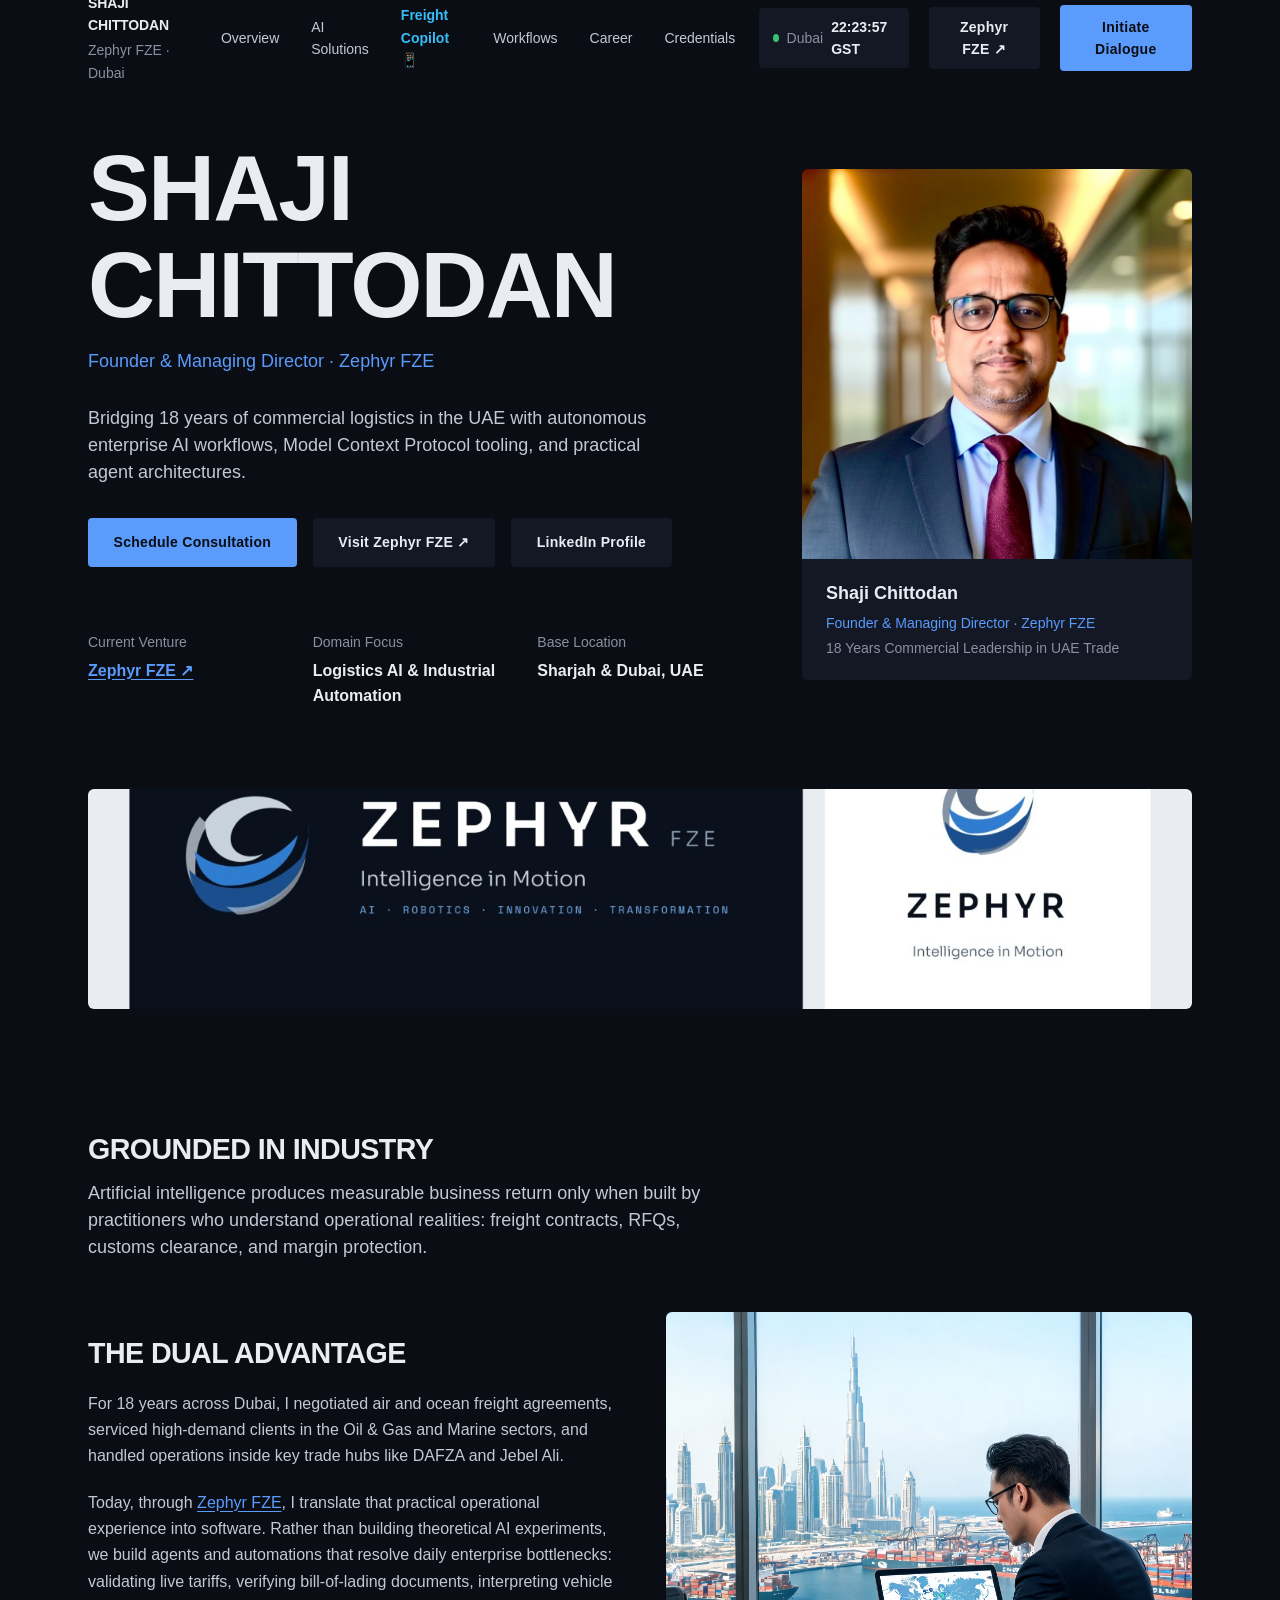
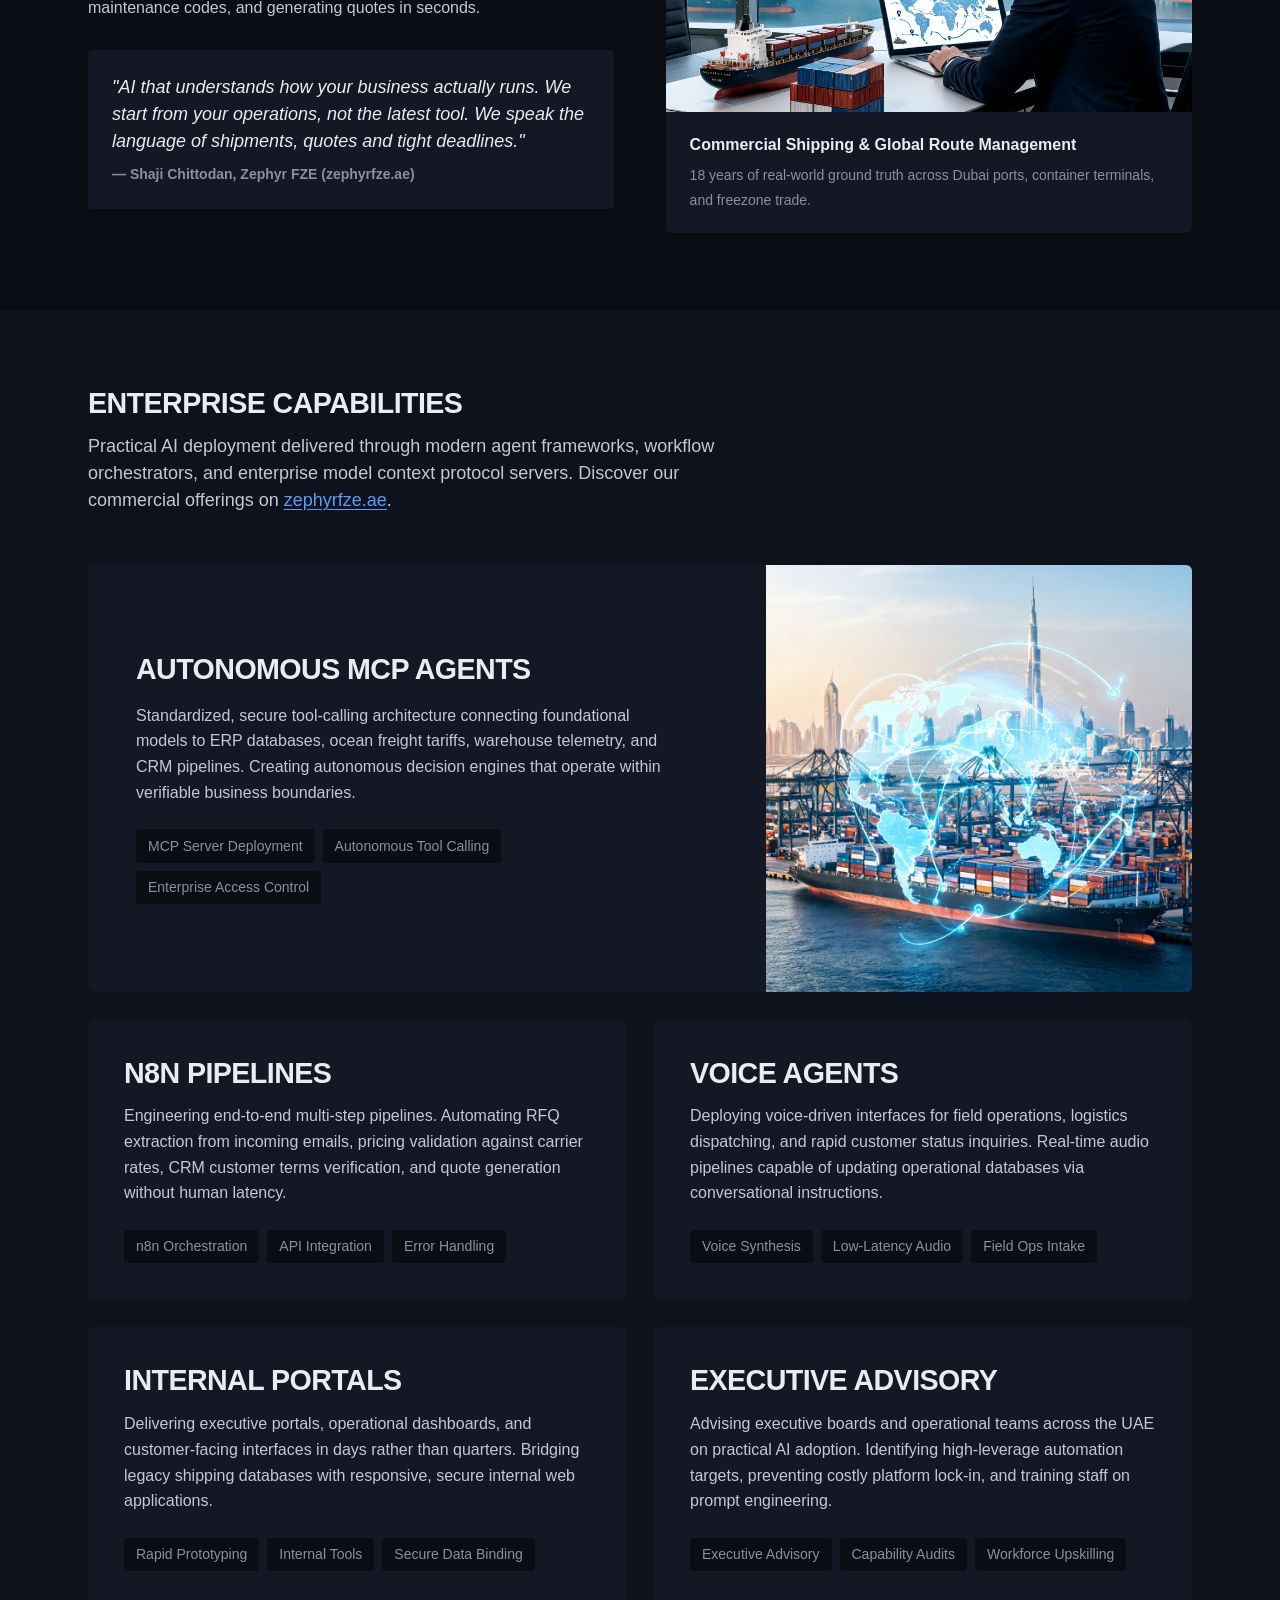
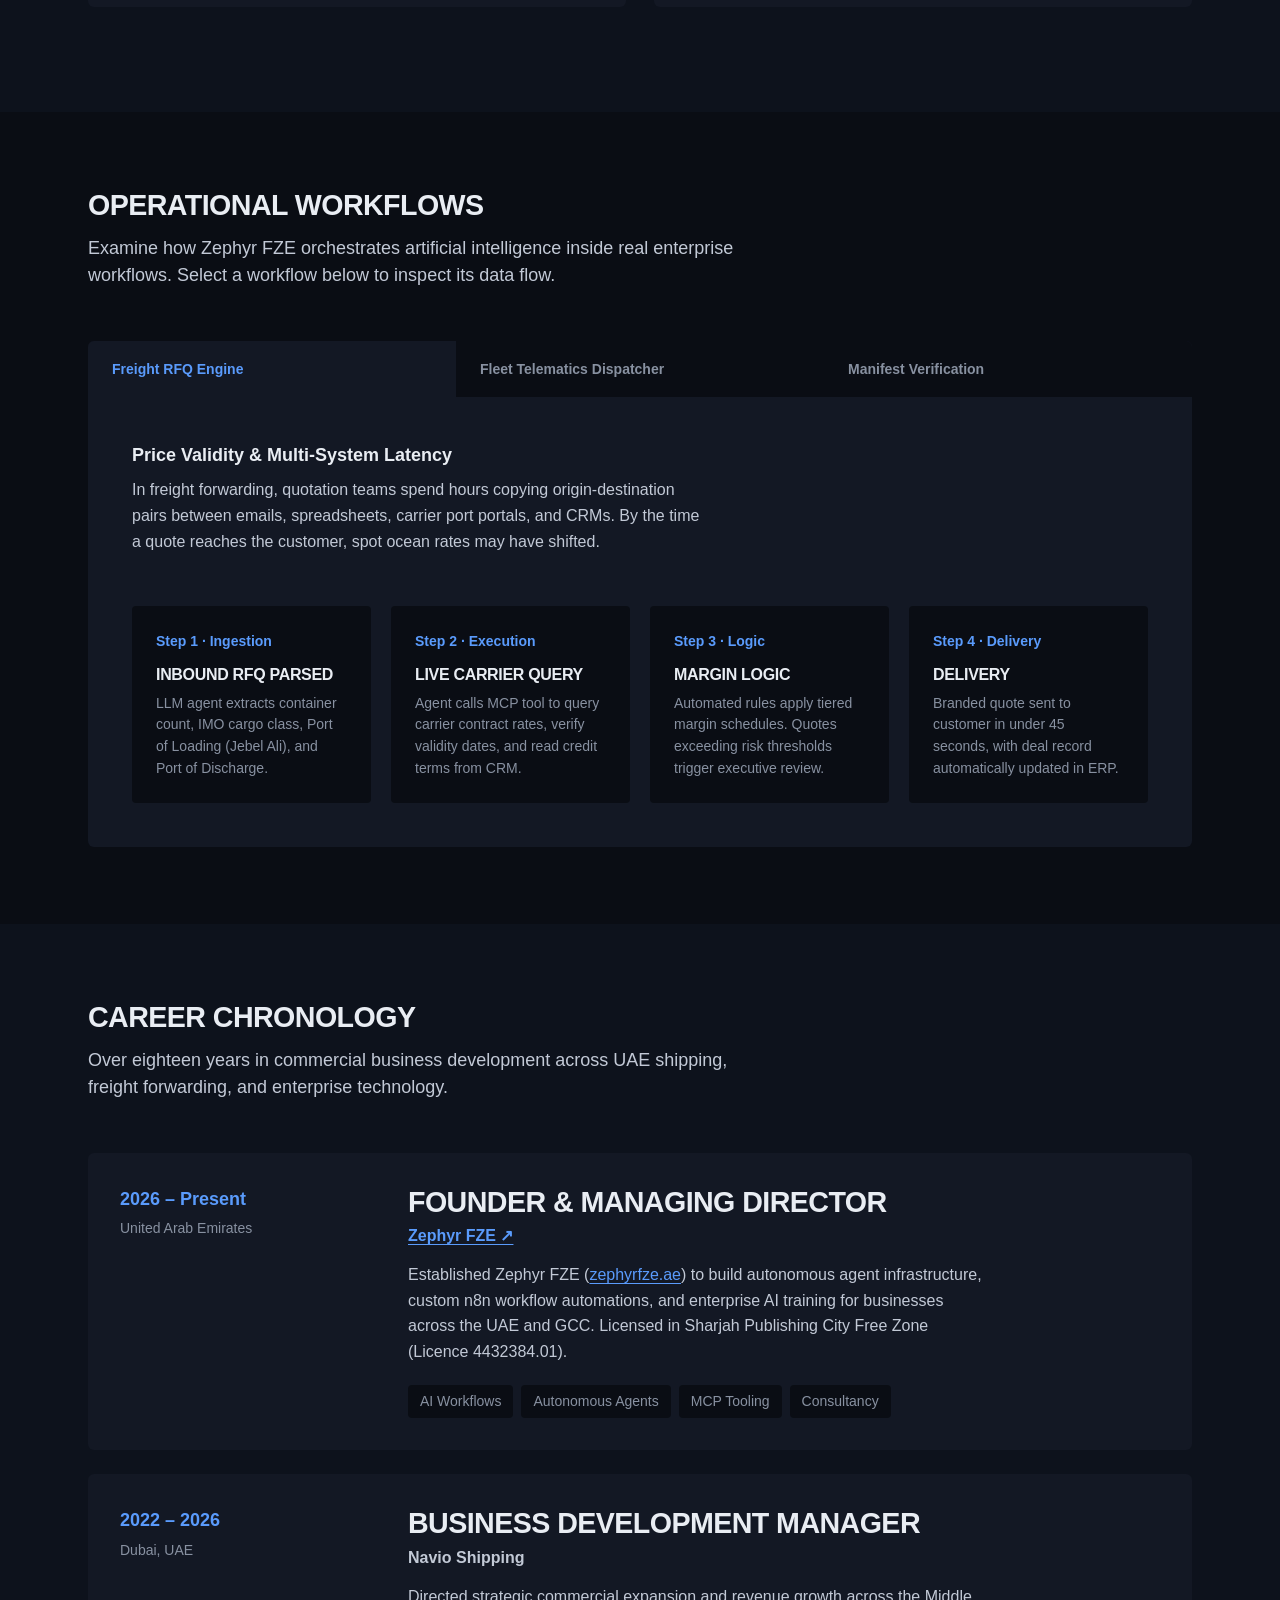
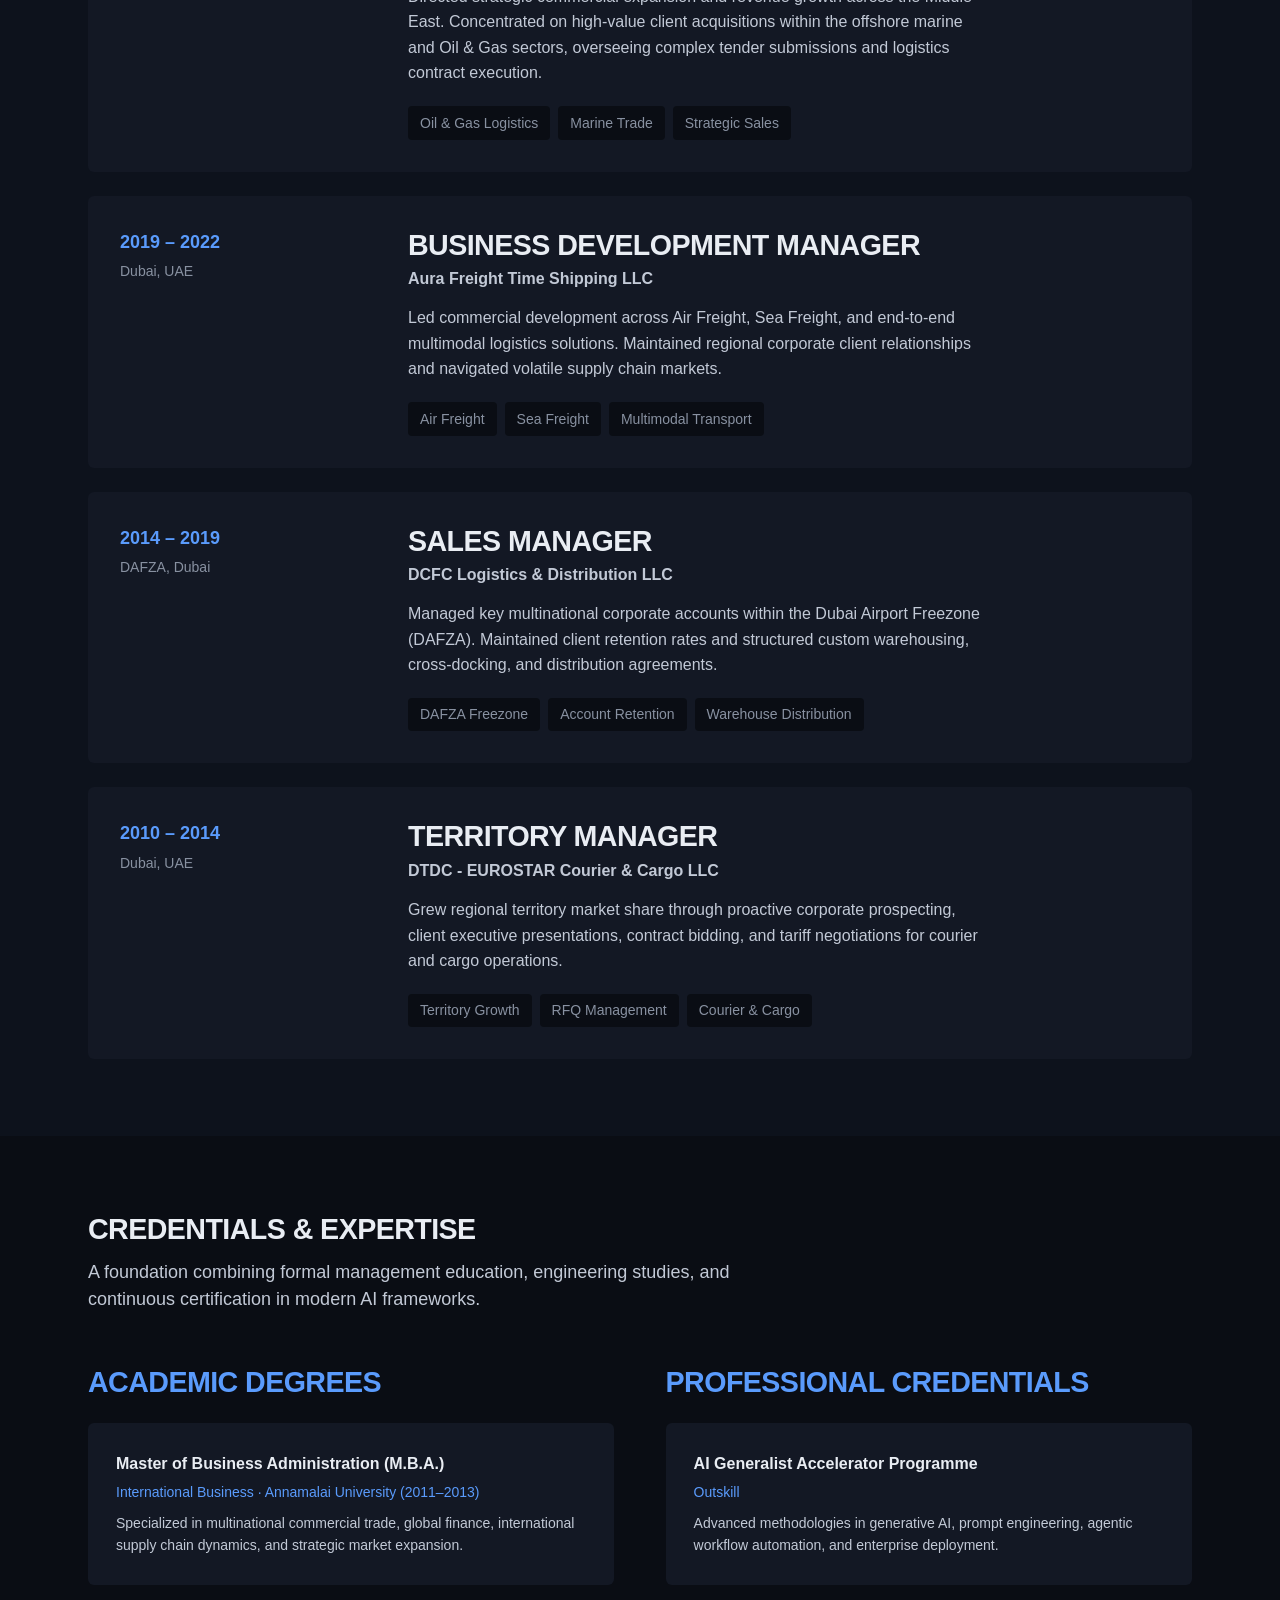
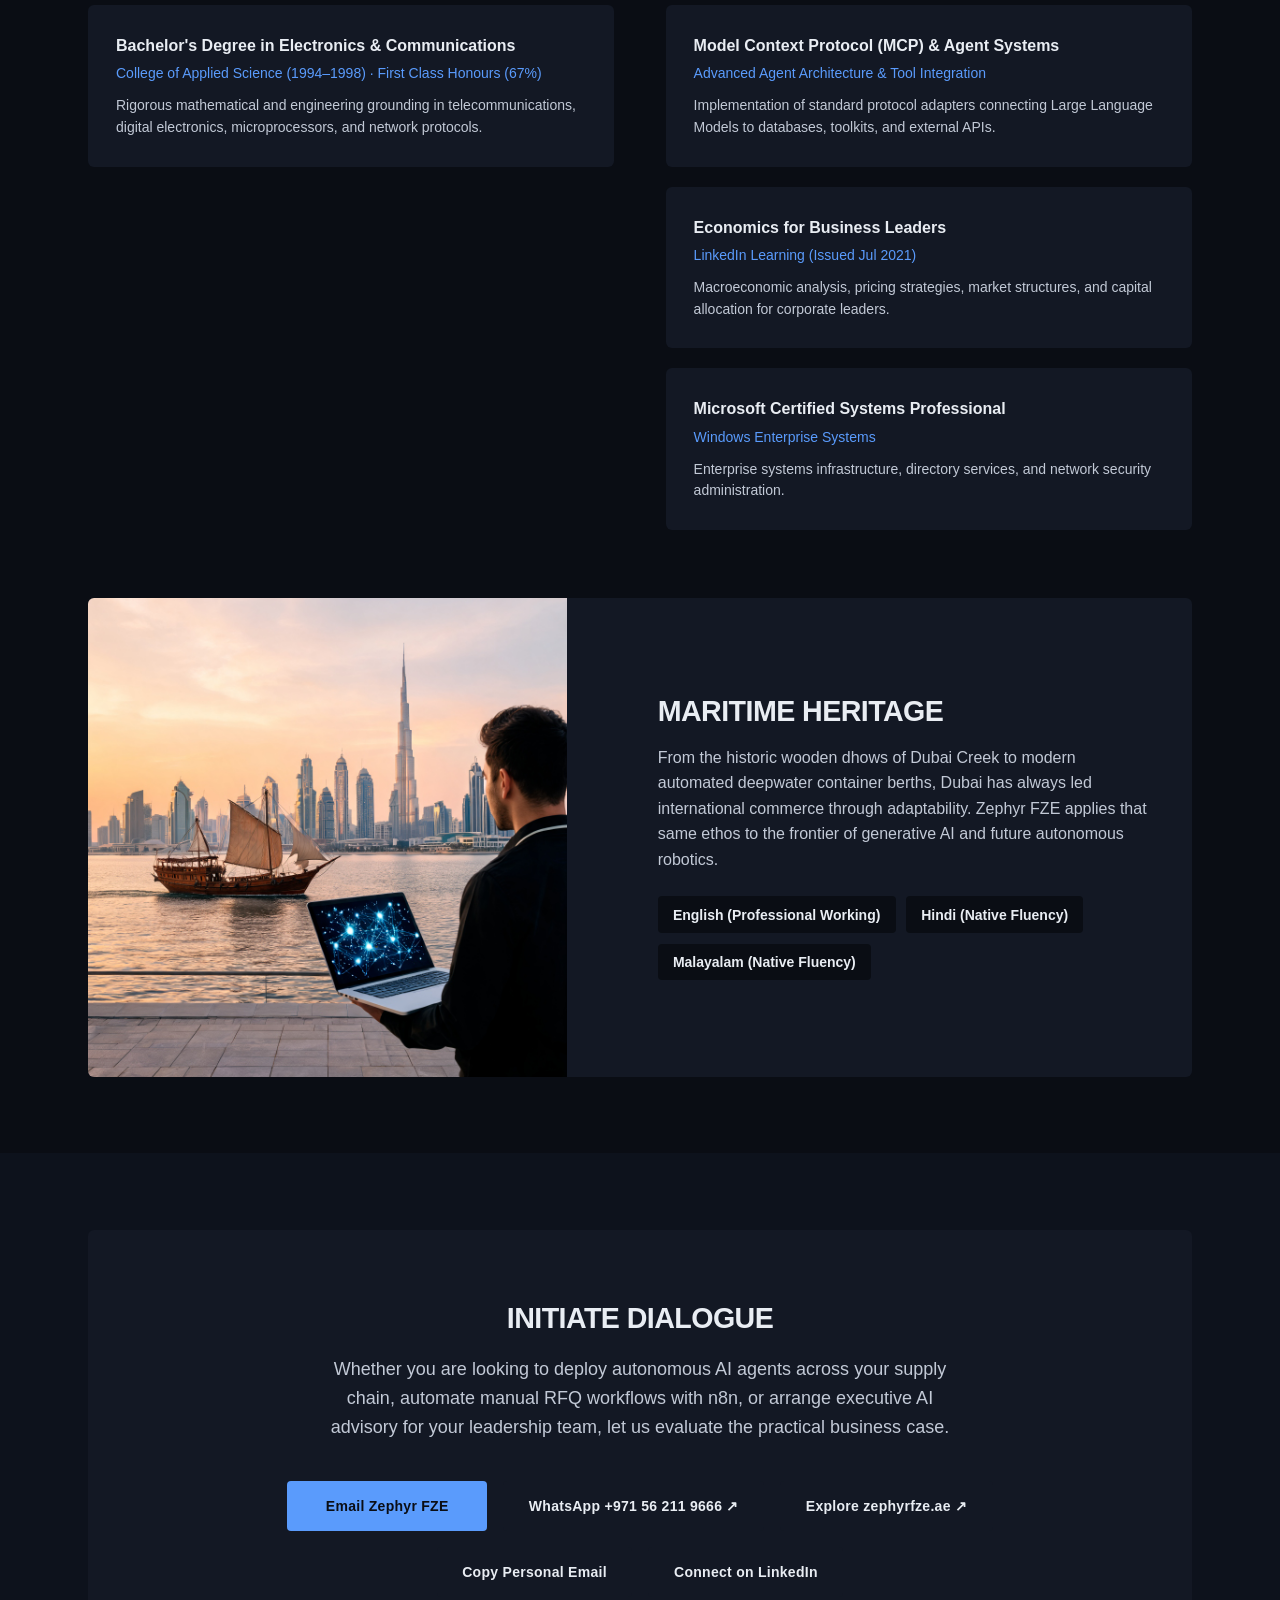
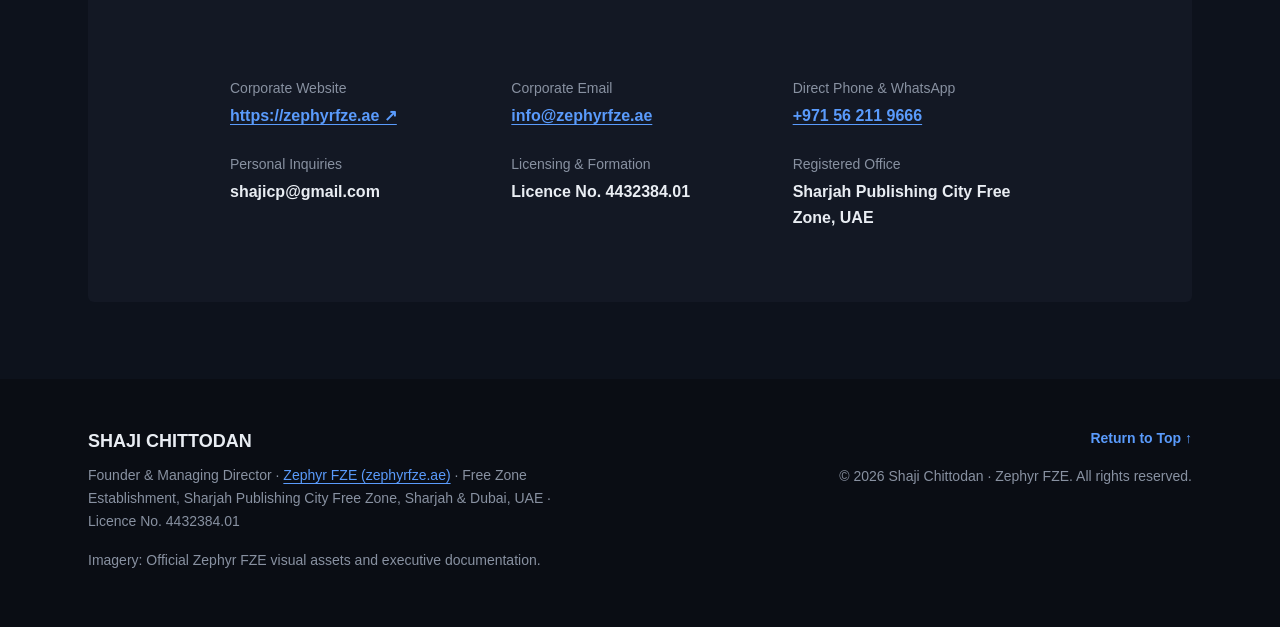
<file: index.html>
<!DOCTYPE html>
<html lang="en">
<head>
  <meta charset="UTF-8">
  <meta name="viewport" content="width=device-width, initial-scale=1.0">
  <title>Shaji Chittodan | Founder & Managing Director, Zephyr FZE</title>
  <meta name="description" content="Portfolio of Shaji Chittodan: Founder of Zephyr FZE (https://zephyrfze.ae). Synthesizing 18 years of UAE logistics, maritime trade, and supply chain leadership with practical enterprise AI agents, automation, and workforce training.">
  
  <link rel="preconnect" href="https://api.fontshare.com">
  <link rel="preconnect" href="https://cdn.fontshare.com" crossorigin>
  <link href="https://api.fontshare.com/v2/css?f[]=panchang@700&display=swap" rel="stylesheet">
  <link href="https://api.fontshare.com/v2/css?f[]=switzer@400,500,600,700&display=swap" rel="stylesheet">
  
  <link rel="stylesheet" href="styles.css">
</head>
<body>

  <!-- Top Navigation Bar -->
  <header class="site-header">
    <div class="site-container header-inner">
      <a href="#hero" class="brand-link" aria-label="Shaji Chittodan Home">
        <span class="brand-title">SHAJI CHITTODAN</span>
        <span class="brand-sub">Zephyr FZE · Dubai</span>
      </a>

      <nav class="main-nav" aria-label="Main Navigation">
        <a href="#overview" class="nav-link">Overview</a>
        <a href="#systems" class="nav-link">AI Solutions</a>
        <a href="copilot.html" class="nav-link" style="color: #38bdf8; font-weight: 700;">Freight Copilot 📱</a>
        <a href="#workflows" class="nav-link">Workflows</a>
        <a href="#trajectory" class="nav-link">Career</a>
        <a href="#credentials" class="nav-link">Credentials</a>
      </nav>

      <div class="header-actions">
        <div class="time-widget" title="Current time in Dubai, United Arab Emirates">
          <span class="time-status-dot" aria-hidden="true"></span>
          <span class="time-city">Dubai</span>
          <time id="dubai-clock" class="time-digits">--:-- GST</time>
        </div>
        <a href="https://zephyrfze.ae" target="_blank" rel="noopener noreferrer" class="btn btn-secondary zephyr-btn">Zephyr FZE ↗</a>
        <a href="#contact" class="btn btn-primary nav-cta">Initiate Dialogue</a>
        <button class="mobile-toggle" id="mobile-toggle" aria-label="Toggle navigation menu" aria-expanded="false">
          <span class="toggle-bar"></span>
          <span class="toggle-bar"></span>
        </button>
      </div>
    </div>
  </header>

  <!-- Mobile Menu Drawer -->
  <div class="mobile-drawer" id="mobile-drawer" aria-hidden="true">
    <div class="site-container mobile-drawer-inner">
      <nav class="mobile-nav">
        <a href="#overview" class="mobile-link">Overview</a>
        <a href="#systems" class="mobile-link">AI Solutions</a>
        <a href="copilot.html" class="mobile-link" style="color: #38bdf8; font-weight: 700;">Freight Copilot (Mobile Web App) 📱</a>
        <a href="#workflows" class="mobile-link">Workflows</a>
        <a href="#trajectory" class="mobile-link">Career</a>
        <a href="#credentials" class="mobile-link">Credentials</a>
        <a href="https://zephyrfze.ae" target="_blank" rel="noopener noreferrer" class="mobile-link">Visit Zephyr FZE ↗</a>
        <a href="#contact" class="btn btn-primary mobile-cta">Initiate Dialogue</a>
      </nav>
    </div>
  </div>

  <main>
    <!-- Hero Section -->
    <section id="hero" class="hero-section">
      <div class="site-container hero-grid">
        <div class="hero-content">
          <h1 class="hero-title">SHAJI CHITTODAN</h1>
          <p class="hero-subtitle">Founder &amp; Managing Director · Zephyr FZE</p>
          <p class="hero-statement">
            Bridging 18 years of commercial logistics in the UAE with autonomous enterprise AI workflows, Model Context Protocol tooling, and practical agent architectures.
          </p>
          <div class="hero-actions">
            <a href="#contact" class="btn btn-primary">Schedule Consultation</a>
            <a href="https://zephyrfze.ae" target="_blank" rel="noopener noreferrer" class="btn btn-secondary">Visit Zephyr FZE ↗</a>
            <a href="https://www.linkedin.com/in/shaji-chittodan-1b359123/" target="_blank" rel="noopener noreferrer" class="btn btn-secondary">LinkedIn Profile</a>
          </div>
          <div class="hero-meta-strip">
            <div class="meta-item">
              <span class="meta-label">Current Venture</span>
              <span class="meta-val"><a href="https://zephyrfze.ae" target="_blank" rel="noopener noreferrer" class="inline-link">Zephyr FZE ↗</a></span>
            </div>
            <div class="meta-item">
              <span class="meta-label">Domain Focus</span>
              <span class="meta-val">Logistics AI & Industrial Automation</span>
            </div>
            <div class="meta-item">
              <span class="meta-label">Base Location</span>
              <span class="meta-val">Sharjah &amp; Dubai, UAE</span>
            </div>
          </div>
        </div>

        <div class="hero-visual">
          <div class="profile-card">
            <div class="profile-image-wrap">
              <img src="assets/shaji-profile.png" width="800" height="800" alt="Shaji Chittodan, Founder and Managing Director of Zephyr FZE" class="profile-img">
            </div>
            <div class="profile-caption">
              <div class="caption-name">Shaji Chittodan</div>
              <div class="caption-role">Founder & Managing Director · Zephyr FZE</div>
              <div class="caption-location">18 Years Commercial Leadership in UAE Trade</div>
            </div>
          </div>
        </div>
      </div>
    </section>

    <!-- Company Identity Banner -->
    <section class="banner-strip-section" aria-label="Zephyr FZE Official Identity">
      <div class="site-container">
        <a href="https://zephyrfze.ae" target="_blank" rel="noopener noreferrer" class="banner-link-wrapper" title="Open Zephyr FZE official website">
          <div class="banner-frame">
            <img src="assets/zephyr-banner.jpg" width="1400" height="350" alt="Zephyr FZE - Intelligence in Motion - AI, Robotics, Innovation, Transformation" class="banner-img" loading="lazy">
          </div>
        </a>
      </div>
    </section>

    <!-- Section 1: Overview & Industrial Grounding -->
    <section id="overview" class="section-block">
      <div class="site-container">
        <div class="section-header-split">
          <h2 class="section-heading">GROUNDED IN INDUSTRY</h2>
          <p class="section-intro">
            Artificial intelligence produces measurable business return only when built by practitioners who understand operational realities: freight contracts, RFQs, customs clearance, and margin protection.
          </p>
        </div>

        <div class="overview-grid">
          <div class="narrative-panel">
            <h3 class="panel-heading">THE DUAL ADVANTAGE</h3>
            <p class="panel-copy">
              For 18 years across Dubai, I negotiated air and ocean freight agreements, serviced high-demand clients in the Oil & Gas and Marine sectors, and handled operations inside key trade hubs like DAFZA and Jebel Ali.
            </p>
            <p class="panel-copy">
              Today, through <a href="https://zephyrfze.ae" target="_blank" rel="noopener noreferrer" class="inline-link">Zephyr FZE</a>, I translate that practical operational experience into software. Rather than building theoretical AI experiments, we build agents and automations that resolve daily enterprise bottlenecks: validating live tariffs, verifying bill-of-lading documents, interpreting vehicle maintenance codes, and generating quotes in seconds.
            </p>
            <div class="quote-box">
              <p class="quote-text">
                "AI that understands how your business actually runs. We start from your operations, not the latest tool. We speak the language of shipments, quotes and tight deadlines."
              </p>
              <cite class="quote-cite">— Shaji Chittodan, Zephyr FZE (zephyrfze.ae)</cite>
            </div>
          </div>

          <div class="editorial-media-panel">
            <div class="media-frame">
              <img src="assets/logistics-executive-office.jpg" width="1024" height="1024" alt="Commercial logistics executive managing global maritime shipping operations overlooking Dubai port" loading="lazy" class="editorial-img">
              <div class="media-caption">
                <span class="media-title">Commercial Shipping & Global Route Management</span>
                <span class="media-desc">18 years of real-world ground truth across Dubai ports, container terminals, and freezone trade.</span>
              </div>
            </div>
          </div>
        </div>
      </div>
    </section>

    <!-- Section 2: AI Capabilities & Technical Systems -->
    <section id="systems" class="section-block section-alt">
      <div class="site-container">
        <div class="section-header-split">
          <h2 class="section-heading">ENTERPRISE CAPABILITIES</h2>
          <p class="section-intro">
            Practical AI deployment delivered through modern agent frameworks, workflow orchestrators, and enterprise model context protocol servers. Discover our commercial offerings on <a href="https://zephyrfze.ae" target="_blank" rel="noopener noreferrer" class="inline-link">zephyrfze.ae</a>.
          </p>
        </div>

        <!-- Asymmetric Spotlight Layout -->
        <div class="spotlight-block">
          <div class="spotlight-body">
            <h3 class="spotlight-title">AUTONOMOUS MCP AGENTS</h3>
            <p class="spotlight-copy">
              Standardized, secure tool-calling architecture connecting foundational models to ERP databases, ocean freight tariffs, warehouse telemetry, and CRM pipelines. Creating autonomous decision engines that operate within verifiable business boundaries.
            </p>
            <div class="system-tags">
              <span class="tag">MCP Server Deployment</span>
              <span class="tag">Autonomous Tool Calling</span>
              <span class="tag">Enterprise Access Control</span>
            </div>
          </div>
          <div class="spotlight-visual">
            <img src="assets/global-port-network.jpg" width="1024" height="1024" alt="Global container port terminal connected to intelligent autonomous supply chain network" loading="lazy" class="spotlight-img">
          </div>
        </div>

        <!-- Two Wide Varied Rows -->
        <div class="systems-row-pair">
          <div class="system-card-wide">
            <h3 class="system-title">N8N PIPELINES</h3>
            <p class="system-copy">
              Engineering end-to-end multi-step pipelines. Automating RFQ extraction from incoming emails, pricing validation against carrier rates, CRM customer terms verification, and quote generation without human latency.
            </p>
            <div class="system-tags">
              <span class="tag">n8n Orchestration</span>
              <span class="tag">API Integration</span>
              <span class="tag">Error Handling</span>
            </div>
          </div>

          <div class="system-card-wide">
            <h3 class="system-title">VOICE AGENTS</h3>
            <p class="system-copy">
              Deploying voice-driven interfaces for field operations, logistics dispatching, and rapid customer status inquiries. Real-time audio pipelines capable of updating operational databases via conversational instructions.
            </p>
            <div class="system-tags">
              <span class="tag">Voice Synthesis</span>
              <span class="tag">Low-Latency Audio</span>
              <span class="tag">Field Ops Intake</span>
            </div>
          </div>
        </div>

        <div class="systems-row-pair">
          <div class="system-card-wide">
            <h3 class="system-title">INTERNAL PORTALS</h3>
            <p class="system-copy">
              Delivering executive portals, operational dashboards, and customer-facing interfaces in days rather than quarters. Bridging legacy shipping databases with responsive, secure internal web applications.
            </p>
            <div class="system-tags">
              <span class="tag">Rapid Prototyping</span>
              <span class="tag">Internal Tools</span>
              <span class="tag">Secure Data Binding</span>
            </div>
          </div>

          <div class="system-card-wide">
            <h3 class="system-title">EXECUTIVE ADVISORY</h3>
            <p class="system-copy">
              Advising executive boards and operational teams across the UAE on practical AI adoption. Identifying high-leverage automation targets, preventing costly platform lock-in, and training staff on prompt engineering.
            </p>
            <div class="system-tags">
              <span class="tag">Executive Advisory</span>
              <span class="tag">Capability Audits</span>
              <span class="tag">Workforce Upskilling</span>
            </div>
          </div>
        </div>
      </div>
    </section>

    <!-- Section 3: Interactive Workflows & Operational Use Cases -->
    <section id="workflows" class="section-block">
      <div class="site-container">
        <div class="section-header-split">
          <h2 class="section-heading">OPERATIONAL WORKFLOWS</h2>
          <p class="section-intro">
            Examine how Zephyr FZE orchestrates artificial intelligence inside real enterprise workflows. Select a workflow below to inspect its data flow.
          </p>
        </div>

        <div class="workflow-workbench">
          <div class="workflow-tabs" role="tablist" aria-label="Operational Scenarios">
            <button class="workflow-tab active" id="tab-rfq" role="tab" aria-selected="true" aria-controls="panel-rfq" data-target="panel-rfq">
              Freight RFQ Engine
            </button>
            <button class="workflow-tab" id="tab-fleet" role="tab" aria-selected="false" aria-controls="panel-fleet" data-target="panel-fleet">
              Fleet Telematics Dispatcher
            </button>
            <button class="workflow-tab" id="tab-manifest" role="tab" aria-selected="false" aria-controls="panel-manifest" data-target="panel-manifest">
              Manifest Verification
            </button>
          </div>

          <!-- Scenario 1: RFQ Engine -->
          <div class="workflow-panel active" id="panel-rfq" role="tabpanel" aria-labelledby="tab-rfq">
            <div class="scenario-summary">
              <div class="scenario-title">Price Validity & Multi-System Latency</div>
              <p class="scenario-text">
                In freight forwarding, quotation teams spend hours copying origin-destination pairs between emails, spreadsheets, carrier port portals, and CRMs. By the time a quote reaches the customer, spot ocean rates may have shifted.
              </p>
            </div>

            <div class="flow-sequence">
              <div class="flow-step">
                <span class="flow-indicator">Step 1 · Ingestion</span>
                <h4 class="flow-title">INBOUND RFQ PARSED</h4>
                <p class="flow-desc">LLM agent extracts container count, IMO cargo class, Port of Loading (Jebel Ali), and Port of Discharge.</p>
              </div>

              <div class="flow-step">
                <span class="flow-indicator">Step 2 · Execution</span>
                <h4 class="flow-title">LIVE CARRIER QUERY</h4>
                <p class="flow-desc">Agent calls MCP tool to query carrier contract rates, verify validity dates, and read credit terms from CRM.</p>
              </div>

              <div class="flow-step">
                <span class="flow-indicator">Step 3 · Logic</span>
                <h4 class="flow-title">MARGIN LOGIC</h4>
                <p class="flow-desc">Automated rules apply tiered margin schedules. Quotes exceeding risk thresholds trigger executive review.</p>
              </div>

              <div class="flow-step">
                <span class="flow-indicator">Step 4 · Delivery</span>
                <h4 class="flow-title">DELIVERY</h4>
                <p class="flow-desc">Branded quote sent to customer in under 45 seconds, with deal record automatically updated in ERP.</p>
              </div>
            </div>
          </div>

          <!-- Scenario 2: Fleet Telematics -->
          <div class="workflow-panel" id="panel-fleet" role="tabpanel" aria-labelledby="tab-fleet" hidden>
            <div class="scenario-summary">
              <div class="scenario-title">Telematics Alert Fatigue</div>
              <p class="scenario-text">
                Fleet sensors trigger hundreds of diagnostic warnings weekly. Without automation, maintenance schedulers miss critical engine fault codes until an asset breaks down mid-transit.
              </p>
            </div>

            <div class="flow-sequence">
              <div class="flow-step">
                <span class="flow-indicator">Step 1 · Event</span>
                <h4 class="flow-title">TELEMATICS WEBHOOK</h4>
                <p class="flow-desc">Vehicle telematics pushes J1939 engine diagnostic code via webhook to n8n listener pipeline.</p>
              </div>

              <div class="flow-step">
                <span class="flow-indicator">Step 2 · Lookup</span>
                <h4 class="flow-title">BULLETIN SEARCH</h4>
                <p class="flow-desc">AI agent cross-references manufacturer technical bulletin to evaluate failure severity and road-safety impact.</p>
              </div>

              <div class="flow-step">
                <span class="flow-indicator">Step 3 · Parts</span>
                <h4 class="flow-title">PARTS RESERVATION</h4>
                <p class="flow-desc">If code indicates critical transmission wear, agent generates workshop maintenance ticket and checks spare parts inventory.</p>
              </div>

              <div class="flow-step">
                <span class="flow-indicator">Step 4 · Routing</span>
                <h4 class="flow-title">DISPATCH ROUTING</h4>
                <p class="flow-desc">Dispatch console updates fleet status automatically; driver receives SMS route redirect to service bay.</p>
              </div>
            </div>
          </div>

          <!-- Scenario 3: Manifest Verification -->
          <div class="workflow-panel" id="panel-manifest" role="tabpanel" aria-labelledby="tab-manifest" hidden>
            <div class="scenario-summary">
              <div class="scenario-title">Hazardous Cargo Regulatory Friction</div>
              <p class="scenario-text">
                Offshore oil and marine shipments require exact alignment across material safety data sheets (MSDS), commercial invoices, and customs manifests. Any discrepancy triggers port detention penalties.
              </p>
            </div>

            <div class="flow-sequence">
              <div class="flow-step">
                <span class="flow-indicator">Step 1 · Ingestion</span>
                <h4 class="flow-title">DOCUMENT PARSING</h4>
                <p class="flow-desc">Vision LLM ingests supplier PDF bills of lading, packing lists, and chemical safety data sheets.</p>
              </div>

              <div class="flow-step">
                <span class="flow-indicator">Step 2 · Validation</span>
                <h4 class="flow-title">DISCREPANCY AUDIT</h4>
                <p class="flow-desc">Agent validates UN dangerous goods numbers, gross weight conversions, and consignee tax IDs across all forms.</p>
              </div>

              <div class="flow-step">
                <span class="flow-indicator">Step 3 · Audit</span>
                <h4 class="flow-title">CUSTOMS CHECK</h4>
                <p class="flow-desc">System verifies documentation requirements against UAE Ministry of Energy & Infrastructure guidelines.</p>
              </div>

              <div class="flow-step">
                <span class="flow-indicator">Step 4 · Clearance</span>
                <h4 class="flow-title">CLEARANCE PACK</h4>
                <p class="flow-desc">Verified documentation package delivered to customs clearance agents with full discrepancy audit log.</p>
              </div>
            </div>
          </div>
        </div>
      </div>
    </section>

    <!-- Section 4: Professional Trajectory & Chronology -->
    <section id="trajectory" class="section-block section-alt">
      <div class="site-container">
        <div class="section-header-split">
          <h2 class="section-heading">CAREER CHRONOLOGY</h2>
          <p class="section-intro">
            Over eighteen years in commercial business development across UAE shipping, freight forwarding, and enterprise technology.
          </p>
        </div>

        <div class="timeline-stack">
          <div class="timeline-row">
            <div class="timeline-period">
              <span class="period-dates">2026 – Present</span>
              <span class="period-loc">United Arab Emirates</span>
            </div>
            <div class="timeline-detail">
              <h3 class="timeline-title">FOUNDER &amp; MANAGING DIRECTOR</h3>
              <div class="timeline-company"><a href="https://zephyrfze.ae" target="_blank" rel="noopener noreferrer" class="inline-link">Zephyr FZE ↗</a></div>
              <p class="timeline-desc">
                Established Zephyr FZE (<a href="https://zephyrfze.ae" target="_blank" rel="noopener noreferrer" class="inline-link">zephyrfze.ae</a>) to build autonomous agent infrastructure, custom n8n workflow automations, and enterprise AI training for businesses across the UAE and GCC. Licensed in Sharjah Publishing City Free Zone (Licence 4432384.01).
              </p>
              <div class="timeline-tags">
                <span class="tag">AI Workflows</span>
                <span class="tag">Autonomous Agents</span>
                <span class="tag">MCP Tooling</span>
                <span class="tag">Consultancy</span>
              </div>
            </div>
          </div>

          <div class="timeline-row">
            <div class="timeline-period">
              <span class="period-dates">2022 – 2026</span>
              <span class="period-loc">Dubai, UAE</span>
            </div>
            <div class="timeline-detail">
              <h3 class="timeline-title">BUSINESS DEVELOPMENT MANAGER</h3>
              <div class="timeline-company">Navio Shipping</div>
              <p class="timeline-desc">
                Directed strategic commercial expansion and revenue growth across the Middle East. Concentrated on high-value client acquisitions within the offshore marine and Oil & Gas sectors, overseeing complex tender submissions and logistics contract execution.
              </p>
              <div class="timeline-tags">
                <span class="tag">Oil & Gas Logistics</span>
                <span class="tag">Marine Trade</span>
                <span class="tag">Strategic Sales</span>
              </div>
            </div>
          </div>

          <div class="timeline-row">
            <div class="timeline-period">
              <span class="period-dates">2019 – 2022</span>
              <span class="period-loc">Dubai, UAE</span>
            </div>
            <div class="timeline-detail">
              <h3 class="timeline-title">BUSINESS DEVELOPMENT MANAGER</h3>
              <div class="timeline-company">Aura Freight Time Shipping LLC</div>
              <p class="timeline-desc">
                Led commercial development across Air Freight, Sea Freight, and end-to-end multimodal logistics solutions. Maintained regional corporate client relationships and navigated volatile supply chain markets.
              </p>
              <div class="timeline-tags">
                <span class="tag">Air Freight</span>
                <span class="tag">Sea Freight</span>
                <span class="tag">Multimodal Transport</span>
              </div>
            </div>
          </div>

          <div class="timeline-row">
            <div class="timeline-period">
              <span class="period-dates">2014 – 2019</span>
              <span class="period-loc">DAFZA, Dubai</span>
            </div>
            <div class="timeline-detail">
              <h3 class="timeline-title">SALES MANAGER</h3>
              <div class="timeline-company">DCFC Logistics & Distribution LLC</div>
              <p class="timeline-desc">
                Managed key multinational corporate accounts within the Dubai Airport Freezone (DAFZA). Maintained client retention rates and structured custom warehousing, cross-docking, and distribution agreements.
              </p>
              <div class="timeline-tags">
                <span class="tag">DAFZA Freezone</span>
                <span class="tag">Account Retention</span>
                <span class="tag">Warehouse Distribution</span>
              </div>
            </div>
          </div>

          <div class="timeline-row">
            <div class="timeline-period">
              <span class="period-dates">2010 – 2014</span>
              <span class="period-loc">Dubai, UAE</span>
            </div>
            <div class="timeline-detail">
              <h3 class="timeline-title">TERRITORY MANAGER</h3>
              <div class="timeline-company">DTDC - EUROSTAR Courier & Cargo LLC</div>
              <p class="timeline-desc">
                Grew regional territory market share through proactive corporate prospecting, client executive presentations, contract bidding, and tariff negotiations for courier and cargo operations.
              </p>
              <div class="timeline-tags">
                <span class="tag">Territory Growth</span>
                <span class="tag">RFQ Management</span>
                <span class="tag">Courier & Cargo</span>
              </div>
            </div>
          </div>
        </div>
      </div>
    </section>

    <!-- Section 5: Academic Foundation & Credentials -->
    <section id="credentials" class="section-block">
      <div class="site-container">
        <div class="section-header-split">
          <h2 class="section-heading">CREDENTIALS & EXPERTISE</h2>
          <p class="section-intro">
            A foundation combining formal management education, engineering studies, and continuous certification in modern AI frameworks.
          </p>
        </div>

        <div class="credentials-layout">
          <div class="credential-col">
            <h3 class="col-title">ACADEMIC DEGREES</h3>
            
            <div class="credential-item">
              <div class="credential-head">Master of Business Administration (M.B.A.)</div>
              <div class="credential-sub">International Business · Annamalai University (2011–2013)</div>
              <p class="credential-text">
                Specialized in multinational commercial trade, global finance, international supply chain dynamics, and strategic market expansion.
              </p>
            </div>

            <div class="credential-item">
              <div class="credential-head">Bachelor's Degree in Electronics & Communications</div>
              <div class="credential-sub">College of Applied Science (1994–1998) · First Class Honours (67%)</div>
              <p class="credential-text">
                Rigorous mathematical and engineering grounding in telecommunications, digital electronics, microprocessors, and network protocols.
              </p>
            </div>
          </div>

          <div class="credential-col">
            <h3 class="col-title">PROFESSIONAL CREDENTIALS</h3>

            <div class="credential-item">
              <div class="credential-head">AI Generalist Accelerator Programme</div>
              <div class="credential-sub">Outskill</div>
              <p class="credential-text">
                Advanced methodologies in generative AI, prompt engineering, agentic workflow automation, and enterprise deployment.
              </p>
            </div>

            <div class="credential-item">
              <div class="credential-head">Model Context Protocol (MCP) & Agent Systems</div>
              <div class="credential-sub">Advanced Agent Architecture & Tool Integration</div>
              <p class="credential-text">
                Implementation of standard protocol adapters connecting Large Language Models to databases, toolkits, and external APIs.
              </p>
            </div>

            <div class="credential-item">
              <div class="credential-head">Economics for Business Leaders</div>
              <div class="credential-sub">LinkedIn Learning (Issued Jul 2021)</div>
              <p class="credential-text">
                Macroeconomic analysis, pricing strategies, market structures, and capital allocation for corporate leaders.
              </p>
            </div>

            <div class="credential-item">
              <div class="credential-head">Microsoft Certified Systems Professional</div>
              <div class="credential-sub">Windows Enterprise Systems</div>
              <p class="credential-text">
                Enterprise systems infrastructure, directory services, and network security administration.
              </p>
            </div>
          </div>
        </div>

        <!-- Languages & Historical Roots Banner -->
        <div class="dhow-heritage-block">
          <div class="heritage-image-wrap">
            <img src="assets/dubai-heritage-ai.jpg" width="1024" height="1024" alt="Historic Dubai Creek trading dhow juxtaposed with modern Dubai skyline and AI computing" loading="lazy" class="heritage-img">
          </div>
          <div class="heritage-text-wrap">
            <h3 class="heritage-title">MARITIME HERITAGE</h3>
            <p class="heritage-copy">
              From the historic wooden dhows of Dubai Creek to modern automated deepwater container berths, Dubai has always led international commerce through adaptability. Zephyr FZE applies that same ethos to the frontier of generative AI and future autonomous robotics.
            </p>
            <div class="lang-strip">
              <span class="lang-badge">English (Professional Working)</span>
              <span class="lang-badge">Hindi (Native Fluency)</span>
              <span class="lang-badge">Malayalam (Native Fluency)</span>
            </div>
          </div>
        </div>
      </div>
    </section>

    <!-- Section 6: Consultation & Contact -->
    <section id="contact" class="section-block section-alt">
      <div class="site-container">
        <div class="contact-card">
          <div class="contact-body">
            <h2 class="contact-title">INITIATE DIALOGUE</h2>
            <p class="contact-lead">
              Whether you are looking to deploy autonomous AI agents across your supply chain, automate manual RFQ workflows with n8n, or arrange executive AI advisory for your leadership team, let us evaluate the practical business case.
            </p>

            <div class="contact-options">
              <a href="mailto:info@zephyrfze.ae?subject=Inquiry%20regarding%20Zephyr%20FZE%20AI%20Solutions" class="btn btn-primary contact-cta">
                Email Zephyr FZE
              </a>
              <a href="https://wa.me/971562119666" target="_blank" rel="noopener noreferrer" class="btn btn-secondary">
                WhatsApp +971 56 211 9666 ↗
              </a>
              <a href="https://zephyrfze.ae" target="_blank" rel="noopener noreferrer" class="btn btn-secondary">
                Explore zephyrfze.ae ↗
              </a>
              <button class="btn btn-secondary" id="copy-email-btn" data-email="shajicp@gmail.com">
                <span id="copy-btn-text">Copy Personal Email</span>
              </button>
              <a href="https://www.linkedin.com/in/shaji-chittodan-1b359123/" target="_blank" rel="noopener noreferrer" class="btn btn-secondary">
                Connect on LinkedIn
              </a>
            </div>

            <div class="contact-details-grid">
              <div class="detail-cell">
                <span class="detail-label">Corporate Website</span>
                <span class="detail-val"><a href="https://zephyrfze.ae" target="_blank" rel="noopener noreferrer" class="inline-link">https://zephyrfze.ae ↗</a></span>
              </div>
              <div class="detail-cell">
                <span class="detail-label">Corporate Email</span>
                <span class="detail-val"><a href="mailto:info@zephyrfze.ae" class="inline-link">info@zephyrfze.ae</a></span>
              </div>
              <div class="detail-cell">
                <span class="detail-label">Direct Phone & WhatsApp</span>
                <span class="detail-val"><a href="https://wa.me/971562119666" target="_blank" rel="noopener noreferrer" class="inline-link">+971 56 211 9666</a></span>
              </div>
              <div class="detail-cell">
                <span class="detail-label">Personal Inquiries</span>
                <span class="detail-val">shajicp@gmail.com</span>
              </div>
              <div class="detail-cell">
                <span class="detail-label">Licensing & Formation</span>
                <span class="detail-val">Licence No. 4432384.01</span>
              </div>
              <div class="detail-cell">
                <span class="detail-label">Registered Office</span>
                <span class="detail-val">Sharjah Publishing City Free Zone, UAE</span>
              </div>
            </div>
          </div>
        </div>
      </div>
    </section>
  </main>

  <!-- Site Footer -->
  <footer class="site-footer">
    <div class="site-container footer-inner">
      <div class="footer-left">
        <div class="footer-brand">SHAJI CHITTODAN</div>
        <p class="footer-copy">Founder & Managing Director · <a href="https://zephyrfze.ae" target="_blank" rel="noopener noreferrer" class="inline-link">Zephyr FZE (zephyrfze.ae)</a> · Free Zone Establishment, Sharjah Publishing City Free Zone, Sharjah &amp; Dubai, UAE · Licence No. 4432384.01</p>
        <p class="credits">
          Imagery: Official Zephyr FZE visual assets and executive documentation.
        </p>
      </div>

      <div class="footer-right">
        <a href="#hero" class="back-to-top" aria-label="Return to top of page">Return to Top ↑</a>
        <div class="footer-year">© 2026 Shaji Chittodan · Zephyr FZE. All rights reserved.</div>
      </div>
    </div>
  </footer>

  <script src="app.js"></script>
</body>
</html>
</file>
<file: styles.css>
/* ==========================================================================
   SHAJI CHITTODAN EXECUTIVE PORTFOLIO
   Art Direction: The Dark Room (Night & Cornflower)
   Type: Panchang / Switzer (via Fontshare)
   ========================================================================== */

/* Design Tokens */
:root {
  --color-ground: #0a0d14;
  --color-ground-alt: #0d121c;
  --color-surface: #131824;
  --color-surface-hover: #1b2333;
  --color-surface-active: #222c40;
  
  --color-ink: #e9edf3;
  --color-ink-secondary: #c2c9d6;
  --color-muted: #8891a1;
  
  --color-accent: #5a9bfc;
  --color-accent-hover: #74adff;
  --color-accent-ink: #0a0d14;
  
  --font-display: 'Panchang', sans-serif;
  --font-body: 'Switzer', -apple-system, BlinkMacSystemFont, "Segoe UI", Roboto, sans-serif;
  
  /* Five strict scale steps: Display is dominant focal point (>85px on desktop) */
  --step-display: clamp(3.2rem, 2.2rem + 4.5vw, 5.8rem);
  --step-head: clamp(1.35rem, 1.15rem + 0.8vw, 1.85rem);
  --step-lead: 1.125rem;
  --step-body: 1rem;       /* 16px */
  --step-small: 0.875rem;   /* 14px */
  
  --container-max: 1200px;
  --page-padding: clamp(1.25rem, 4vw, 3rem);
  
  --transition-fast: 0.18s ease;
  --transition-mid: 0.28s ease;
}

/* Reset & Base Rules */
*, *::before, *::after {
  box-sizing: border-box;
  margin: 0;
  padding: 0;
}

html {
  font-size: 16px;
  scroll-behavior: smooth;
  background-color: var(--color-ground);
  color: var(--color-ink);
  -webkit-font-smoothing: antialiased;
  -moz-osx-font-smoothing: grayscale;
}

body {
  font-family: var(--font-body);
  font-size: var(--step-body);
  line-height: 1.6;
  background-color: var(--color-ground);
  color: var(--color-ink);
  overflow-x: hidden;
}

/* Typography Defaults */
h1, h2, h3, h4 {
  font-family: var(--font-display);
  font-weight: 700;
  letter-spacing: -0.02em;
  color: var(--color-ink);
  text-transform: uppercase;
}

p {
  font-size: var(--step-body);
  color: var(--color-ink-secondary);
  max-width: 65ch;
  line-height: 1.65;
}

a {
  color: inherit;
  text-decoration: none;
  transition: color var(--transition-fast);
}

img {
  display: block;
  max-width: 100%;
  height: auto;
}

button {
  font-family: inherit;
  cursor: pointer;
  border: none;
  background: none;
}

/* Structural Container */
.site-container {
  width: 100%;
  max-width: var(--container-max);
  margin-inline: auto;
  padding-inline: var(--page-padding);
}

/* ==========================================================================
   Motion Layer
   ========================================================================== */
@keyframes enterUp {
  from {
    opacity: 0;
    transform: translateY(16px);
  }
  to {
    opacity: 1;
    transform: translateY(0);
  }
}

@keyframes pulseDot {
  0%, 100% {
    opacity: 1;
    transform: scale(1);
  }
  50% {
    opacity: 0.4;
    transform: scale(0.85);
  }
}

.hero-title {
  animation: enterUp 0.6s ease-out forwards;
}

.hero-subtitle {
  animation: enterUp 0.7s ease-out forwards;
}

.hero-statement {
  animation: enterUp 0.8s ease-out forwards;
}

.hero-actions {
  animation: enterUp 0.9s ease-out forwards;
}

.profile-card {
  animation: enterUp 0.85s ease-out forwards;
}

.banner-frame {
  animation: enterUp 1s ease-out forwards;
}

.narrative-panel {
  animation: enterUp 1s ease-out forwards;
}

.media-frame {
  animation: enterUp 1.05s ease-out forwards;
}

.spotlight-block {
  animation: enterUp 1.1s ease-out forwards;
}

.system-card-wide {
  animation: enterUp 1.15s ease-out forwards;
}

.timeline-row {
  animation: enterUp 1.2s ease-out forwards;
}

.credential-item {
  animation: enterUp 1.25s ease-out forwards;
}

.dhow-heritage-block {
  animation: enterUp 1.3s ease-out forwards;
}

.contact-card {
  animation: enterUp 1.35s ease-out forwards;
}

@media (prefers-reduced-motion: reduce) {
  *, *::before, *::after {
    animation-duration: 0.001s !important;
    animation-iteration-count: 1 !important;
    transition-duration: 0.001s !important;
  }
}

/* ==========================================================================
   Buttons
   ========================================================================== */
.btn {
  display: inline-flex;
  align-items: center;
  justify-content: center;
  font-family: var(--font-body);
  font-size: var(--step-small);
  font-weight: 600;
  letter-spacing: 0.02em;
  padding: 0.85rem 1.6rem;
  min-height: 48px;
  min-width: 44px;
  border-radius: 4px;
  text-align: center;
  transition: background-color var(--transition-fast), color var(--transition-fast), transform var(--transition-fast);
  user-select: none;
}

.btn:hover {
  transform: translateY(-2px);
}

.btn-primary {
  background-color: var(--color-accent);
  color: var(--color-accent-ink);
}

.btn-primary:hover, .btn-primary:focus-visible {
  background-color: var(--color-accent-hover);
}

.btn-secondary {
  background-color: var(--color-surface);
  color: var(--color-ink);
}

.btn-secondary:hover, .btn-secondary:focus-visible {
  background-color: var(--color-surface-hover);
  color: var(--color-ink);
}

/* ==========================================================================
   Header & Navigation
   ========================================================================== */
.site-header {
  position: sticky;
  top: 0;
  z-index: 100;
  background-color: var(--color-ground);
}

.header-inner {
  display: flex;
  align-items: center;
  justify-content: space-between;
  height: 76px;
  gap: 1.5rem;
}

.brand-link {
  display: flex;
  flex-direction: column;
  gap: 0.15rem;
}

.brand-title {
  font-family: var(--font-display);
  font-weight: 700;
  font-size: var(--step-small);
  letter-spacing: -0.01em;
  color: var(--color-ink);
}

.brand-sub {
  font-size: var(--step-small);
  color: var(--color-muted);
}

.main-nav {
  display: flex;
  align-items: center;
  gap: 2rem;
}

.nav-link {
  font-size: var(--step-small);
  font-weight: 500;
  color: var(--color-ink-secondary);
  transition: color var(--transition-fast);
}

.nav-link:hover, .nav-link:focus-visible {
  color: var(--color-accent);
}

.header-actions {
  display: flex;
  align-items: center;
  gap: 1.25rem;
}

.time-widget {
  display: inline-flex;
  align-items: center;
  gap: 0.5rem;
  padding: 0.45rem 0.85rem;
  background-color: var(--color-surface);
  border-radius: 4px;
  font-size: var(--step-small);
  color: var(--color-ink-secondary);
}

.time-status-dot {
  width: 8px;
  height: 8px;
  border-radius: 50%;
  background-color: #38c172;
  animation: pulseDot 2s ease-in-out infinite;
}

.time-city {
  color: var(--color-muted);
}

.time-digits {
  font-weight: 600;
  color: var(--color-ink);
}

.nav-cta {
  padding: 0.65rem 1.25rem;
  min-height: 44px;
}

.mobile-toggle {
  display: none;
  width: 44px;
  height: 44px;
  flex-direction: column;
  justify-content: center;
  align-items: center;
  gap: 6px;
}

.toggle-bar {
  display: block;
  width: 22px;
  height: 2px;
  background-color: var(--color-ink);
  transition: transform var(--transition-fast), opacity var(--transition-fast);
}

/* Mobile Drawer */
.mobile-drawer {
  display: none;
  position: fixed;
  top: 76px;
  left: 0;
  width: 100%;
  background-color: var(--color-ground-alt);
  padding: 1.5rem 0 2rem;
  z-index: 99;
}

.mobile-drawer.open {
  display: block;
}

.mobile-nav {
  display: flex;
  flex-direction: column;
  gap: 1.25rem;
}

.mobile-link {
  font-size: var(--step-lead);
  font-weight: 500;
  color: var(--color-ink);
  padding: 0.4rem 0;
}

.mobile-cta {
  margin-top: 0.5rem;
  width: 100%;
}

/* ==========================================================================
   Hero Section
   ========================================================================== */
.hero-section {
  padding-top: clamp(2.5rem, 5vw, 4.5rem);
  padding-bottom: clamp(2.5rem, 5vw, 4.5rem);
}

.hero-grid {
  display: grid;
  grid-template-columns: 1.25fr 0.75fr;
  align-items: center;
  gap: clamp(2rem, 5vw, 4rem);
}

.hero-title {
  font-size: var(--step-display);
  line-height: 1.05;
  margin-bottom: 0.75rem;
  color: var(--color-ink);
}

.hero-subtitle {
  font-size: var(--step-lead);
  font-weight: 500;
  color: var(--color-accent);
  margin-bottom: 1.75rem;
}

.hero-statement {
  font-size: var(--step-lead);
  line-height: 1.5;
  color: var(--color-ink-secondary);
  margin-bottom: 2rem;
  max-width: 58ch;
}

.hero-actions {
  display: flex;
  flex-wrap: wrap;
  gap: 1rem;
  margin-bottom: 2.5rem;
}

.hero-meta-strip {
  display: grid;
  grid-template-columns: repeat(auto-fit, minmax(180px, 1fr));
  gap: 1.5rem;
  padding-top: 1.5rem;
}

.meta-item {
  display: flex;
  flex-direction: column;
  gap: 0.25rem;
}

.meta-label {
  font-size: var(--step-small);
  color: var(--color-muted);
}

.meta-val {
  font-size: var(--step-body);
  font-weight: 600;
  color: var(--color-ink);
}

/* Profile Card */
.profile-card {
  background-color: var(--color-surface);
  border-radius: 6px;
  overflow: hidden;
}

.profile-image-wrap {
  width: 100%;
  aspect-ratio: 1 / 1;
  overflow: hidden;
  background-color: #05070a;
}

.profile-img {
  width: 100%;
  height: 100%;
  object-fit: cover;
  object-position: center top;
}

.profile-caption {
  padding: 1.25rem 1.5rem;
}

.caption-name {
  font-family: var(--font-display);
  font-size: var(--step-lead);
  font-weight: 700;
  margin-bottom: 0.25rem;
  color: var(--color-ink);
}

.caption-role {
  font-size: var(--step-small);
  color: var(--color-accent);
  font-weight: 500;
  margin-bottom: 0.2rem;
}

.caption-location {
  font-size: var(--step-small);
  color: var(--color-muted);
}

/* ==========================================================================
   Company Banner Strip
   ========================================================================== */
.banner-strip-section {
  padding-block: 1rem 3rem;
}

.banner-frame {
  border-radius: 6px;
  overflow: hidden;
  background-color: var(--color-surface);
}

.banner-img {
  width: 100%;
  height: auto;
  max-height: 220px;
  object-fit: cover;
}

/* ==========================================================================
   Section Components
   ========================================================================== */
.section-block {
  padding-block: clamp(3.5rem, 6vw, 5.5rem);
}

.section-alt {
  background-color: var(--color-ground-alt);
}

.section-header-split {
  margin-bottom: clamp(2rem, 4vw, 3.5rem);
}

.section-heading {
  font-size: var(--step-head);
  line-height: 1.15;
  margin-bottom: 0.85rem;
  color: var(--color-ink);
}

.section-intro {
  font-size: var(--step-lead);
  line-height: 1.5;
  color: var(--color-ink-secondary);
  max-width: 65ch;
}

/* ==========================================================================
   Section 1: Overview & Grounding
   ========================================================================== */
.overview-grid {
  display: grid;
  grid-template-columns: 1fr 1fr;
  gap: clamp(2rem, 4vw, 3.5rem);
  align-items: center;
}

.narrative-panel {
  display: flex;
  flex-direction: column;
  gap: 1.25rem;
}

.panel-heading {
  font-size: var(--step-head);
  line-height: 1.2;
  color: var(--color-ink);
}

.panel-copy {
  font-size: var(--step-body);
  line-height: 1.65;
  color: var(--color-ink-secondary);
}

.quote-box {
  background-color: var(--color-surface);
  padding: 1.5rem;
  border-radius: 4px;
  margin-top: 0.5rem;
}

.quote-text {
  font-size: var(--step-lead);
  line-height: 1.5;
  color: var(--color-ink);
  margin-bottom: 0.5rem;
  font-style: italic;
}

.quote-cite {
  font-size: var(--step-small);
  font-weight: 600;
  color: var(--color-muted);
  font-style: normal;
  display: block;
}

.media-frame {
  background-color: var(--color-surface);
  border-radius: 6px;
  overflow: hidden;
}

.editorial-img {
  width: 100%;
  height: 400px;
  object-fit: cover;
  object-position: center;
}

.media-caption {
  padding: 1.25rem 1.5rem;
}

.media-title {
  display: block;
  font-weight: 600;
  font-size: var(--step-body);
  color: var(--color-ink);
  margin-bottom: 0.25rem;
}

.media-desc {
  font-size: var(--step-small);
  color: var(--color-muted);
}

/* ==========================================================================
   Section 2: AI Systems & Capabilities (Asymmetric Layout)
   ========================================================================== */
.spotlight-block {
  display: grid;
  grid-template-columns: 1.2fr 0.8fr;
  gap: clamp(1.5rem, 3vw, 2.5rem);
  background-color: var(--color-surface);
  border-radius: 6px;
  overflow: hidden;
  margin-bottom: 1.75rem;
  align-items: center;
}

.spotlight-body {
  padding: clamp(2rem, 4vw, 3rem);
}

.spotlight-title {
  font-size: var(--step-head);
  line-height: 1.2;
  margin-bottom: 1rem;
  color: var(--color-ink);
}

.spotlight-copy {
  font-size: var(--step-body);
  line-height: 1.6;
  color: var(--color-ink-secondary);
  margin-bottom: 1.5rem;
}

.spotlight-visual {
  height: 100%;
  min-height: 320px;
}

.spotlight-img {
  width: 100%;
  height: 100%;
  object-fit: cover;
}

.systems-row-pair {
  display: grid;
  grid-template-columns: 1fr 1fr;
  gap: 1.75rem;
  margin-bottom: 1.75rem;
}

.system-card-wide {
  background-color: var(--color-surface);
  padding: 2.25rem;
  border-radius: 6px;
  display: flex;
  flex-direction: column;
  transition: background-color var(--transition-fast), transform var(--transition-fast);
}

.system-card-wide:hover {
  background-color: var(--color-surface-hover);
  transform: translateY(-2px);
}

.system-title {
  font-size: var(--step-head);
  line-height: 1.2;
  margin-bottom: 0.85rem;
  color: var(--color-ink);
}

.system-copy {
  font-size: var(--step-body);
  line-height: 1.6;
  color: var(--color-ink-secondary);
  margin-bottom: 1.5rem;
  flex-grow: 1;
}

.system-tags {
  display: flex;
  flex-wrap: wrap;
  gap: 0.5rem;
}

.tag {
  font-size: var(--step-small);
  font-weight: 500;
  background-color: var(--color-ground);
  color: var(--color-muted);
  padding: 0.35rem 0.75rem;
  border-radius: 4px;
}

/* ==========================================================================
   Section 3: Interactive Workflows & Scenarios
   ========================================================================== */
.workflow-workbench {
  background-color: var(--color-surface);
  border-radius: 6px;
  overflow: hidden;
}

.workflow-tabs {
  display: flex;
  background-color: var(--color-ground);
  overflow-x: auto;
}

.workflow-tab {
  flex: 1;
  min-width: 220px;
  padding: 1.25rem 1.5rem;
  text-align: left;
  font-size: var(--step-small);
  font-weight: 600;
  color: var(--color-muted);
  background-color: transparent;
  transition: color var(--transition-fast), background-color var(--transition-fast);
}

.workflow-tab:hover, .workflow-tab:focus-visible {
  color: var(--color-ink);
  background-color: var(--color-surface);
}

.workflow-tab.active {
  color: var(--color-accent);
  background-color: var(--color-surface);
}

.workflow-panel {
  padding: clamp(1.75rem, 4vw, 2.75rem);
}

.workflow-panel[hidden] {
  display: none;
}

.scenario-summary {
  margin-bottom: 2rem;
  padding-bottom: 1.25rem;
}

.scenario-title {
  font-family: var(--font-display);
  font-size: var(--step-lead);
  font-weight: 700;
  color: var(--color-ink);
  margin-bottom: 0.5rem;
}

.scenario-text {
  font-size: var(--step-body);
  line-height: 1.6;
  color: var(--color-ink-secondary);
}

.flow-sequence {
  display: grid;
  grid-template-columns: repeat(4, 1fr);
  gap: 1.25rem;
}

.flow-step {
  background-color: var(--color-ground);
  padding: 1.5rem;
  border-radius: 4px;
  display: flex;
  flex-direction: column;
}

.flow-indicator {
  font-size: var(--step-small);
  font-weight: 600;
  color: var(--color-accent);
  margin-bottom: 0.75rem;
}

.flow-title {
  font-size: var(--step-body);
  font-weight: 700;
  line-height: 1.25;
  margin-bottom: 0.5rem;
  color: var(--color-ink);
}

.flow-desc {
  font-size: var(--step-small);
  line-height: 1.55;
  color: var(--color-muted);
}

/* ==========================================================================
   Section 4: Trajectory & Career Milestones
   ========================================================================== */
.timeline-stack {
  display: flex;
  flex-direction: column;
  gap: 1.5rem;
}

.timeline-row {
  display: grid;
  grid-template-columns: 240px 1fr;
  gap: clamp(1.5rem, 4vw, 3rem);
  padding: 2rem;
  background-color: var(--color-surface);
  border-radius: 6px;
  align-items: flex-start;
  transition: transform var(--transition-fast), background-color var(--transition-fast);
}

.timeline-row:hover {
  background-color: var(--color-surface-hover);
  transform: translateY(-2px);
}

.timeline-period {
  display: flex;
  flex-direction: column;
  gap: 0.25rem;
}

.period-dates {
  font-family: var(--font-display);
  font-weight: 700;
  font-size: var(--step-lead);
  color: var(--color-accent);
}

.period-loc {
  font-size: var(--step-small);
  color: var(--color-muted);
}

.timeline-title {
  font-size: var(--step-head);
  line-height: 1.2;
  margin-bottom: 0.25rem;
  color: var(--color-ink);
}

.timeline-company {
  font-size: var(--step-body);
  font-weight: 600;
  color: var(--color-ink-secondary);
  margin-bottom: 0.85rem;
}

.timeline-desc {
  font-size: var(--step-body);
  line-height: 1.6;
  color: var(--color-ink-secondary);
  margin-bottom: 1.25rem;
}

.timeline-tags {
  display: flex;
  flex-wrap: wrap;
  gap: 0.5rem;
}

/* ==========================================================================
   Section 5: Credentials & Heritage
   ========================================================================== */
.credentials-layout {
  display: grid;
  grid-template-columns: 1fr 1fr;
  gap: clamp(2rem, 4vw, 3.5rem);
  margin-bottom: 3rem;
}

.col-title {
  font-size: var(--step-head);
  line-height: 1.2;
  margin-bottom: 1.5rem;
  color: var(--color-accent);
}

.credential-item {
  background-color: var(--color-surface);
  padding: 1.75rem;
  border-radius: 6px;
  margin-bottom: 1.25rem;
}

.credential-head {
  font-weight: 600;
  font-size: var(--step-body);
  color: var(--color-ink);
  margin-bottom: 0.25rem;
}

.credential-sub {
  font-size: var(--step-small);
  color: var(--color-accent);
  margin-bottom: 0.65rem;
}

.credential-text {
  font-size: var(--step-small);
  line-height: 1.55;
  color: var(--color-ink-secondary);
}

/* Heritage Block */
.dhow-heritage-block {
  display: grid;
  grid-template-columns: 1fr 1.2fr;
  gap: clamp(2rem, 4vw, 3.5rem);
  background-color: var(--color-surface);
  border-radius: 6px;
  overflow: hidden;
  align-items: center;
}

.heritage-image-wrap {
  height: 100%;
  min-height: 320px;
}

.heritage-img {
  width: 100%;
  height: 100%;
  object-fit: cover;
}

.heritage-text-wrap {
  padding: clamp(1.75rem, 4vw, 2.5rem);
}

.heritage-title {
  font-size: var(--step-head);
  line-height: 1.2;
  margin-bottom: 1rem;
  color: var(--color-ink);
}

.heritage-copy {
  font-size: var(--step-body);
  line-height: 1.6;
  color: var(--color-ink-secondary);
  margin-bottom: 1.5rem;
}

.lang-strip {
  display: flex;
  flex-wrap: wrap;
  gap: 0.65rem;
}

.lang-badge {
  font-size: var(--step-small);
  font-weight: 600;
  background-color: var(--color-ground);
  color: var(--color-ink);
  padding: 0.45rem 0.95rem;
  border-radius: 4px;
}

/* ==========================================================================
   Section 6: Consultation / Contact
   ========================================================================== */
.contact-card {
  background-color: var(--color-surface);
  border-radius: 6px;
  padding: clamp(2.5rem, 6vw, 4.5rem) clamp(1.5rem, 4vw, 3.5rem);
  text-align: center;
}

.contact-body {
  max-width: 820px;
  margin-inline: auto;
}

.contact-title {
  font-size: var(--step-head);
  line-height: 1.15;
  margin-bottom: 1.25rem;
  color: var(--color-ink);
}

.contact-lead {
  font-size: var(--step-lead);
  line-height: 1.6;
  color: var(--color-ink-secondary);
  margin-bottom: 2.5rem;
  margin-inline: auto;
}

.contact-options {
  display: flex;
  flex-wrap: wrap;
  justify-content: center;
  gap: 1rem;
  margin-bottom: 3rem;
}

.contact-cta {
  min-width: 200px;
}

.inline-link {
  color: var(--color-accent);
  text-decoration: underline;
  text-underline-offset: 3px;
  transition: color var(--transition-fast);
}

.inline-link:hover {
  color: var(--color-accent-hover);
}

.banner-link-wrapper {
  display: block;
  text-decoration: none;
}

.zephyr-btn {
  padding: 0.55rem 1rem;
  font-size: var(--step-small);
}

.contact-details-grid {
  display: grid;
  grid-template-columns: repeat(3, 1fr);
  gap: 1.5rem;
  padding-top: 2rem;
  text-align: left;
}

.detail-cell {
  display: flex;
  flex-direction: column;
  gap: 0.25rem;
}

.detail-label {
  font-size: var(--step-small);
  color: var(--color-muted);
}

.detail-val {
  font-size: var(--step-body);
  font-weight: 600;
  color: var(--color-ink);
}

/* ==========================================================================
   Site Footer
   ========================================================================== */
.site-footer {
  background-color: var(--color-ground);
  padding: 3rem 0 3.5rem;
}

.footer-inner {
  display: flex;
  justify-content: space-between;
  align-items: flex-start;
  gap: 2rem;
  flex-wrap: wrap;
}

.footer-left {
  max-width: 650px;
}

.footer-brand {
  font-family: var(--font-display);
  font-size: var(--step-lead);
  font-weight: 700;
  margin-bottom: 0.5rem;
  color: var(--color-ink);
}

.footer-copy {
  font-size: var(--step-small);
  color: var(--color-muted);
  margin-bottom: 1rem;
}

.credits {
  font-size: var(--step-small);
  line-height: 1.6;
  color: var(--color-muted);
}

.credits a {
  color: var(--color-ink-secondary);
  text-decoration: underline;
  text-underline-offset: 3px;
}

.credits a:hover {
  color: var(--color-accent);
}

.footer-right {
  display: flex;
  flex-direction: column;
  align-items: flex-end;
  gap: 1rem;
}

.back-to-top {
  font-size: var(--step-small);
  font-weight: 600;
  color: var(--color-accent);
}

.back-to-top:hover {
  color: var(--color-accent-hover);
}

.footer-year {
  font-size: var(--step-small);
  color: var(--color-muted);
}

/* ==========================================================================
   Responsive Adaptations
   ========================================================================== */
@media (max-width: 1080px) {
  .spotlight-block {
    grid-template-columns: 1fr;
  }
  .spotlight-visual {
    height: 280px;
  }
  .flow-sequence {
    grid-template-columns: repeat(2, 1fr);
  }
}

@media (max-width: 860px) {
  .main-nav {
    display: none;
  }
  .mobile-toggle {
    display: flex;
  }
  .nav-cta {
    display: none;
  }
  .zephyr-btn {
    display: none;
  }
  .hero-grid {
    grid-template-columns: 1fr;
  }
  .profile-card {
    width: 100%;
    max-width: 100%;
    margin-inline: auto;
  }
  .hero-visual {
    width: 100%;
  }
  .overview-grid {
    grid-template-columns: 1fr;
  }
  .systems-row-pair {
    grid-template-columns: 1fr;
  }
  .credentials-layout {
    grid-template-columns: 1fr;
  }
  .dhow-heritage-block {
    grid-template-columns: 1fr;
  }
  .heritage-image-wrap {
    height: 260px;
  }
  .timeline-row {
    grid-template-columns: 1fr;
    gap: 1rem;
  }
  .contact-details-grid {
    grid-template-columns: 1fr;
    text-align: center;
  }
  .footer-right {
    align-items: flex-start;
  }
}

@media (max-width: 600px) {
  .site-container {
    padding-inline: 20px;
    width: 100%;
    box-sizing: border-box;
  }
  .hero-title {
    font-size: clamp(2.2rem, 1.8rem + 3vw, 2.8rem);
  }
  .profile-card {
    width: 100%;
    max-width: 100%;
    margin-inline: 0;
  }
  .hero-visual {
    width: 100%;
  }
  .flow-sequence {
    grid-template-columns: 1fr;
  }
  .workflow-tabs {
    flex-direction: column;
  }
  .workflow-tab {
    min-width: 100%;
  }
  .hero-actions {
    flex-direction: column;
  }
  .hero-actions .btn {
    width: 100%;
  }
  .contact-options {
    flex-direction: column;
  }
  .contact-options .btn {
    width: 100%;
  }
}
</file>
